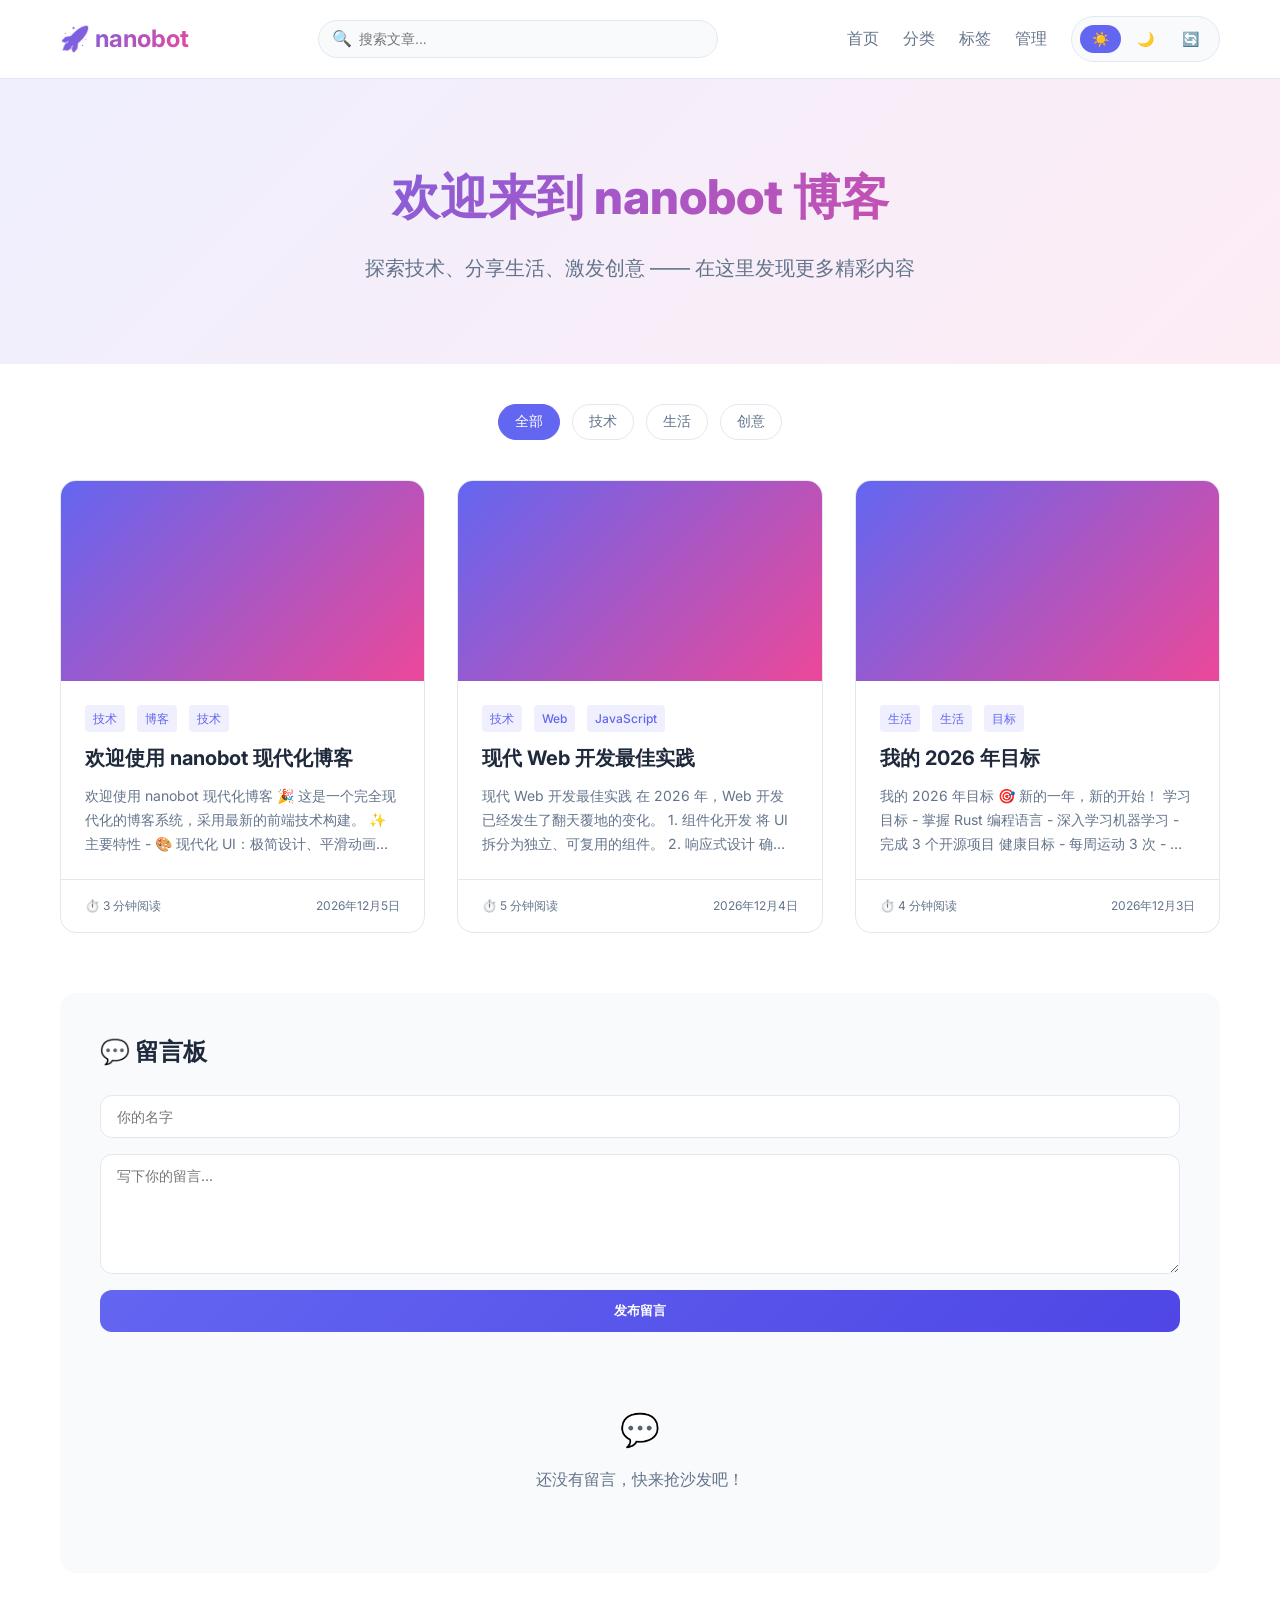
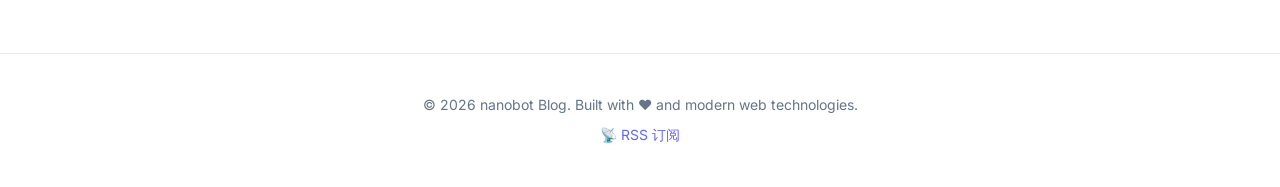
<file: index.html>
<!DOCTYPE html>
<html lang="zh-CN">
<head>
  <meta charset="UTF-8">
  <meta name="viewport" content="width=device-width, initial-scale=1.0">
  <meta name="description" content="nanobot 现代化博客 - 技术分享、生活感悟、创意灵感">
  <meta name="keywords" content="博客，技术，生活，创意，nanobot">
  <meta name="author" content="nanobot">
  
  <!-- Open Graph -->
  <meta property="og:title" content="nanobot Blog">
  <meta property="og:description" content="现代化博客系统 - 技术分享、生活感悟、创意灵感">
  <meta property="og:type" content="website">
  <meta property="og:url" content="https://wanghui-huang.github.io/blog-nanobot/">
  
  <title>nanobot Blog - 现代化博客</title>
  
  <!-- Favicon -->
  <link rel="icon" type="image/svg+xml" href="data:image/svg+xml,<svg xmlns='http://www.w3.org/2000/svg' viewBox='0 0 100 100'><text y='.9em' font-size='90'>🚀</text></svg>">
  
  <!-- Google Fonts -->
  <link rel="preconnect" href="https://fonts.googleapis.com">
  <link rel="preconnect" href="https://fonts.gstatic.com" crossorigin>
  <link href="https://fonts.googleapis.com/css2?family=Inter:wght@400;500;600;700;800&display=swap" rel="stylesheet">
  
  <!-- Styles -->
  <link rel="stylesheet" href="assets/css/style.css">
</head>
<body>
  <!-- Scroll Progress -->
  <div class="scroll-progress" id="scrollProgress"></div>
  
  <!-- Header -->
  <header class="header">
    <div class="container">
      <div class="header-content">
        <a href="/" class="logo">🚀 nanobot</a>
        
        <div class="search-container">
          <span class="search-icon">🔍</span>
          <input type="text" class="search-input" id="searchInput" placeholder="搜索文章...">
        </div>
        
        <nav class="nav">
          <a href="/" class="nav-link active">首页</a>
          <a href="#categories" class="nav-link">分类</a>
          <a href="#tags" class="nav-link">标签</a>
          <a href="admin.html" class="nav-link">管理</a>
          
          <div class="theme-toggle">
            <button class="theme-btn active" data-theme="light" title="浅色模式">☀️</button>
            <button class="theme-btn" data-theme="dark" title="深色模式">🌙</button>
            <button class="theme-btn" data-theme="auto" title="跟随系统">🔄</button>
          </div>
        </nav>
      </div>
    </div>
  </header>
  
  <!-- Hero Section -->
  <section class="hero">
    <div class="container">
      <h1>欢迎来到 nanobot 博客</h1>
      <p>探索技术、分享生活、激发创意 —— 在这里发现更多精彩内容</p>
    </div>
  </section>
  
  <!-- Main Content -->
  <main class="container">
    <!-- Filters -->
    <div class="filters" id="filters">
      <button class="filter-btn active" data-filter="all">全部</button>
      <button class="filter-btn" data-filter="tech">技术</button>
      <button class="filter-btn" data-filter="life">生活</button>
      <button class="filter-btn" data-filter="creative">创意</button>
    </div>
    
    <!-- Article Grid -->
    <div class="article-grid" id="articleGrid">
      <!-- Articles will be loaded dynamically -->
    </div>
    
    <!-- Comments Section -->
    <section class="comments-section">
      <h2 class="comments-title">💬 留言板</h2>
      
      <form class="comment-form" id="commentForm">
        <input type="text" class="comment-input" id="commentName" placeholder="你的名字" required>
        <textarea class="comment-textarea" id="commentText" placeholder="写下你的留言..." required></textarea>
        <button type="submit" class="btn-primary">发布留言</button>
      </form>
      
      <div class="comments-list" id="commentsList">
        <!-- Comments will be loaded dynamically -->
      </div>
    </section>
  </main>
  
  <!-- Footer -->
  <footer class="footer">
    <div class="container">
      <p>© 2026 nanobot Blog. Built with ❤️ and modern web technologies.</p>
      <p style="margin-top: 8px;">
        <a href="feed.xml" style="color: var(--primary); text-decoration: none;">📡 RSS 订阅</a>
      </p>
    </div>
  </footer>
  
  <!-- Scripts -->
  <script src="assets/js/main.js"></script>
</body>
</html>
</file>
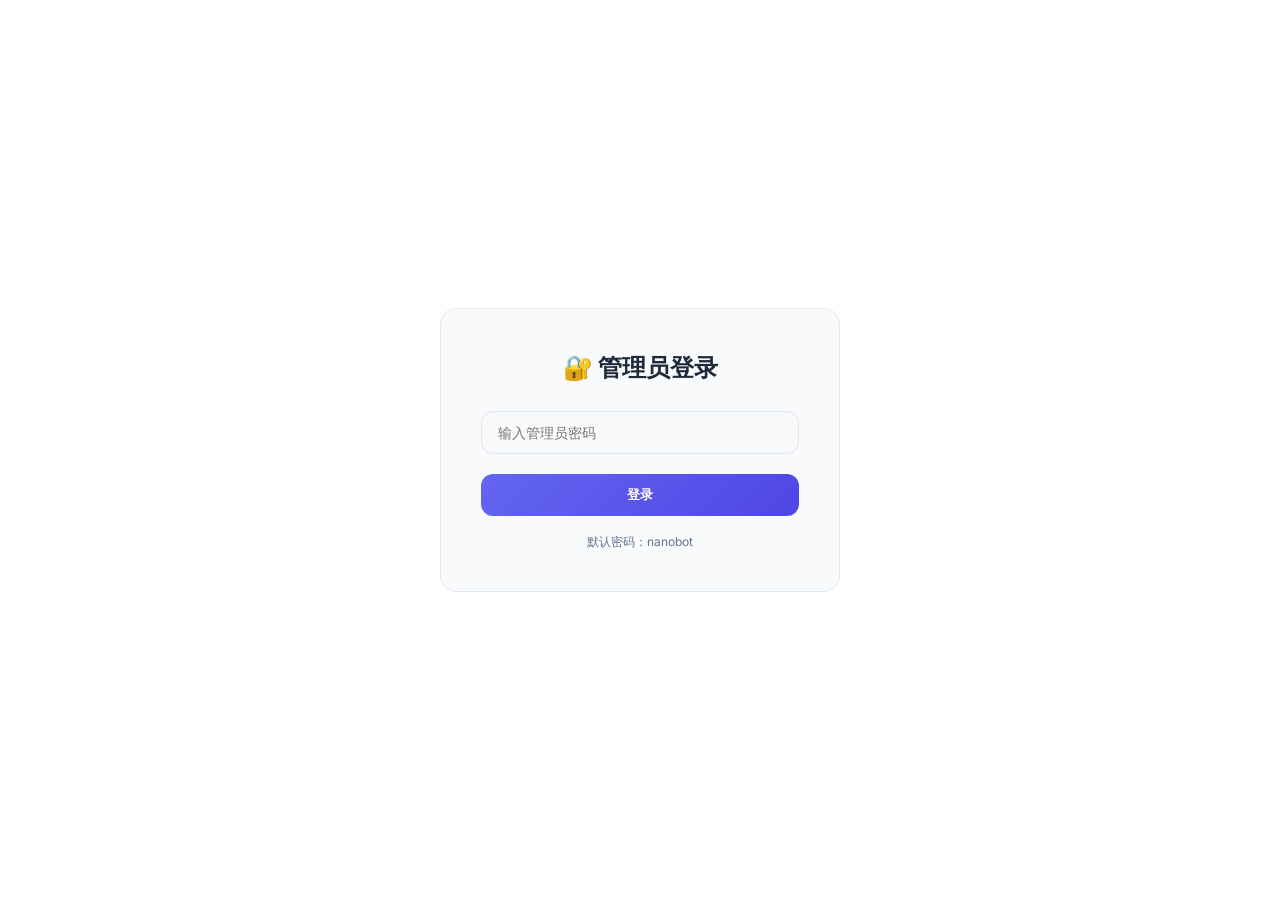
<file: admin.html>
<!DOCTYPE html>
<html lang="zh-CN">
<head>
  <meta charset="UTF-8">
  <meta name="viewport" content="width=device-width, initial-scale=1.0">
  <title>文章管理 - nanobot Blog</title>
  <link rel="preconnect" href="https://fonts.googleapis.com">
  <link rel="preconnect" href="https://fonts.gstatic.com" crossorigin>
  <link href="https://fonts.googleapis.com/css2?family=Inter:wght@400;500;600;700;800&display=swap" rel="stylesheet">
  <link rel="stylesheet" href="assets/css/style.css">
  <style>
    .admin-container {
      max-width: 900px;
      margin: 40px auto;
      padding: 0 20px;
    }
    
    .admin-header {
      display: flex;
      justify-content: space-between;
      align-items: center;
      margin-bottom: 32px;
    }
    
    .admin-title {
      font-size: 2rem;
      font-weight: 700;
    }
    
    .btn-secondary {
      padding: 10px 20px;
      background: var(--bg);
      color: var(--text);
      border: 1px solid var(--border);
      border-radius: var(--radius);
      cursor: pointer;
      font-weight: 500;
      transition: var(--transition);
      text-decoration: none;
      display: inline-block;
    }
    
    .btn-secondary:hover {
      background: var(--bg-secondary);
    }
    
    .article-list {
      display: flex;
      flex-direction: column;
      gap: 16px;
    }
    
    .article-item {
      display: flex;
      justify-content: space-between;
      align-items: center;
      padding: 20px;
      background: var(--bg);
      border: 1px solid var(--border);
      border-radius: var(--radius);
      transition: var(--transition);
    }
    
    .article-item:hover {
      box-shadow: var(--shadow);
    }
    
    .article-info {
      flex: 1;
    }
    
    .article-item-title {
      font-weight: 600;
      margin-bottom: 4px;
    }
    
    .article-item-meta {
      font-size: 0.75rem;
      color: var(--text-secondary);
    }
    
    .article-actions {
      display: flex;
      gap: 8px;
    }
    
    .btn-icon {
      padding: 8px;
      background: var(--bg-secondary);
      border: 1px solid var(--border);
      border-radius: var(--radius);
      cursor: pointer;
      transition: var(--transition);
    }
    
    .btn-icon:hover {
      background: var(--primary);
      color: white;
      border-color: var(--primary);
    }
    
    .btn-icon.delete:hover {
      background: #ef4444;
      border-color: #ef4444;
    }
    
    /* Modal */
    .modal-overlay {
      position: fixed;
      top: 0;
      left: 0;
      right: 0;
      bottom: 0;
      background: rgba(0, 0, 0, 0.5);
      display: flex;
      align-items: center;
      justify-content: center;
      z-index: 1000;
      opacity: 0;
      visibility: hidden;
      transition: var(--transition);
    }
    
    .modal-overlay.active {
      opacity: 1;
      visibility: visible;
    }
    
    .modal {
      background: var(--bg);
      border-radius: var(--radius-lg);
      width: 90%;
      max-width: 700px;
      max-height: 90vh;
      overflow-y: auto;
      transform: scale(0.9);
      transition: var(--transition);
    }
    
    .modal-overlay.active .modal {
      transform: scale(1);
    }
    
    .modal-header {
      padding: 24px;
      border-bottom: 1px solid var(--border);
      display: flex;
      justify-content: space-between;
      align-items: center;
    }
    
    .modal-title {
      font-size: 1.5rem;
      font-weight: 700;
    }
    
    .modal-close {
      background: none;
      border: none;
      font-size: 1.5rem;
      cursor: pointer;
      color: var(--text-secondary);
      transition: var(--transition);
    }
    
    .modal-close:hover {
      color: var(--text);
    }
    
    .modal-body {
      padding: 24px;
    }
    
    .form-group {
      margin-bottom: 20px;
    }
    
    .form-label {
      display: block;
      margin-bottom: 8px;
      font-weight: 500;
      color: var(--text);
    }
    
    .form-input,
    .form-select,
    .form-textarea {
      width: 100%;
      padding: 12px 16px;
      border: 1px solid var(--border);
      border-radius: var(--radius);
      background: var(--bg-secondary);
      color: var(--text);
      font-family: inherit;
      font-size: 0.875rem;
      transition: var(--transition);
    }
    
    .form-input:focus,
    .form-select:focus,
    .form-textarea:focus {
      outline: none;
      border-color: var(--primary);
      box-shadow: 0 0 0 3px rgba(99, 102, 241, 0.1);
    }
    
    .form-textarea {
      min-height: 300px;
      font-family: 'Monaco', 'Consolas', monospace;
      font-size: 0.875rem;
      line-height: 1.6;
    }
    
    .form-help {
      font-size: 0.75rem;
      color: var(--text-secondary);
      margin-top: 4px;
    }
    
    .form-row {
      display: grid;
      grid-template-columns: 1fr 1fr;
      gap: 16px;
    }
    
    .login-overlay {
      position: fixed;
      top: 0;
      left: 0;
      right: 0;
      bottom: 0;
      background: var(--bg);
      display: flex;
      align-items: center;
      justify-content: center;
      z-index: 2000;
    }
    
    .login-box {
      background: var(--bg-secondary);
      padding: 40px;
      border-radius: var(--radius-lg);
      border: 1px solid var(--border);
      width: 100%;
      max-width: 400px;
      text-align: center;
    }
    
    .login-title {
      font-size: 1.5rem;
      font-weight: 700;
      margin-bottom: 24px;
    }
    
    .empty-state {
      text-align: center;
      padding: 60px 20px;
      color: var(--text-secondary);
    }
    
    .empty-state-icon {
      font-size: 4rem;
      margin-bottom: 16px;
    }
    
    @media (max-width: 768px) {
      .form-row {
        grid-template-columns: 1fr;
      }
      
      .article-item {
        flex-direction: column;
        gap: 16px;
        align-items: flex-start;
      }
      
      .article-actions {
        width: 100%;
        justify-content: flex-end;
      }
    }
  </style>
</head>
<body>
  <!-- Login Overlay -->
  <div class="login-overlay" id="loginOverlay">
    <div class="login-box">
      <h2 class="login-title">🔐 管理员登录</h2>
      <form id="loginForm">
        <div class="form-group">
          <input type="password" class="form-input" id="adminPassword" placeholder="输入管理员密码" required>
        </div>
        <button type="submit" class="btn-primary" style="width: 100%;">登录</button>
        <p class="form-help" style="margin-top: 16px;">默认密码：nanobot</p>
      </form>
    </div>
  </div>
  
  <!-- Admin Content -->
  <div class="admin-container" id="adminContent" style="display: none;">
    <div class="admin-header">
      <h1 class="admin-title">📝 文章管理</h1>
      <div style="display: flex; gap: 12px;">
        <a href="index.html" class="btn-secondary">← 返回首页</a>
        <button class="btn-primary" id="newArticleBtn">+ 新建文章</button>
      </div>
    </div>
    
    <div class="article-list" id="articleList">
      <!-- Articles will be loaded dynamically -->
    </div>
    
    <div class="empty-state" id="emptyState" style="display: none;">
      <div class="empty-state-icon">📄</div>
      <h3>暂无文章</h3>
      <p>点击右上角"新建文章"开始创作</p>
    </div>
  </div>
  
  <!-- Article Modal -->
  <div class="modal-overlay" id="articleModal">
    <div class="modal">
      <div class="modal-header">
        <h2 class="modal-title" id="modalTitle">新建文章</h2>
        <button class="modal-close" id="modalClose">&times;</button>
      </div>
      <div class="modal-body">
        <form id="articleForm">
          <input type="hidden" id="articleId">
          
          <div class="form-group">
            <label class="form-label">标题</label>
            <input type="text" class="form-input" id="articleTitle" required>
          </div>
          
          <div class="form-row">
            <div class="form-group">
              <label class="form-label">分类</label>
              <select class="form-select" id="articleCategory" required>
                <option value="tech">技术</option>
                <option value="life">生活</option>
                <option value="creative">创意</option>
              </select>
            </div>
            <div class="form-group">
              <label class="form-label">封面图 URL</label>
              <input type="text" class="form-input" id="articleCover" placeholder="https://...">
              <p class="form-help">留空使用默认渐变背景</p>
            </div>
          </div>
          
          <div class="form-group">
            <label class="form-label">标签（逗号分隔）</label>
            <input type="text" class="form-input" id="articleTags" placeholder="JavaScript, Web, 教程">
          </div>
          
          <div class="form-group">
            <label class="form-label">内容（Markdown 格式）</label>
            <textarea class="form-textarea" id="articleContent" required></textarea>
            <p class="form-help">支持 Markdown 语法，包括标题、列表、代码块等</p>
          </div>
          
          <div style="display: flex; gap: 12px; justify-content: flex-end;">
            <button type="button" class="btn-secondary" id="cancelBtn">取消</button>
            <button type="submit" class="btn-primary">保存文章</button>
          </div>
        </form>
      </div>
    </div>
  </div>
  
  <script>
    // Simple admin script
    const ADMIN_PASSWORD = 'nanobot';
    
    // Check login
    function checkLogin() {
      const isLoggedIn = localStorage.getItem('adminLoggedIn');
      if (isLoggedIn === 'true') {
        document.getElementById('loginOverlay').style.display = 'none';
        document.getElementById('adminContent').style.display = 'block';
        loadArticles();
      }
    }
    
    // Login form
    document.getElementById('loginForm').addEventListener('submit', function(e) {
      e.preventDefault();
      const password = document.getElementById('adminPassword').value;
      if (password === ADMIN_PASSWORD) {
        localStorage.setItem('adminLoggedIn', 'true');
        checkLogin();
      } else {
        alert('密码错误！');
      }
    });
    
    // Load articles
    function loadArticles() {
      const articles = JSON.parse(localStorage.getItem('articles') || '[]');
      const articleList = document.getElementById('articleList');
      const emptyState = document.getElementById('emptyState');
      
      if (articles.length === 0) {
        articleList.style.display = 'none';
        emptyState.style.display = 'block';
        return;
      }
      
      articleList.style.display = 'flex';
      emptyState.style.display = 'none';
      
      articleList.innerHTML = articles.map((article, index) => `
        <div class="article-item">
          <div class="article-info">
            <div class="article-item-title">${article.title}</div>
            <div class="article-item-meta">
              ${article.category} • ${article.tags || '无标签'} • ${new Date(article.date).toLocaleDateString('zh-CN')}
            </div>
          </div>
          <div class="article-actions">
            <button class="btn-icon" onclick="editArticle(${index})" title="编辑">✏️</button>
            <button class="btn-icon delete" onclick="deleteArticle(${index})" title="删除">🗑️</button>
          </div>
        </div>
      `).join('');
    }
    
    // Edit article
    function editArticle(index) {
      const articles = JSON.parse(localStorage.getItem('articles') || '[]');
      const article = articles[index];
      
      document.getElementById('articleId').value = index;
      document.getElementById('articleTitle').value = article.title;
      document.getElementById('articleCategory').value = article.category;
      document.getElementById('articleCover').value = article.cover || '';
      document.getElementById('articleTags').value = article.tags || '';
      document.getElementById('articleContent').value = article.content;
      document.getElementById('modalTitle').textContent = '编辑文章';
      
      document.getElementById('articleModal').classList.add('active');
    }
    
    // Delete article
    function deleteArticle(index) {
      if (confirm('确定要删除这篇文章吗？')) {
        const articles = JSON.parse(localStorage.getItem('articles') || '[]');
        articles.splice(index, 1);
        localStorage.setItem('articles', JSON.stringify(articles));
        loadArticles();
      }
    }
    
    // Modal controls
    document.getElementById('newArticleBtn').addEventListener('click', function() {
      document.getElementById('articleForm').reset();
      document.getElementById('articleId').value = '';
      document.getElementById('modalTitle').textContent = '新建文章';
      document.getElementById('articleModal').classList.add('active');
    });
    
    document.getElementById('modalClose').addEventListener('click', function() {
      document.getElementById('articleModal').classList.remove('active');
    });
    
    document.getElementById('cancelBtn').addEventListener('click', function() {
      document.getElementById('articleModal').classList.remove('active');
    });
    
    // Save article
    document.getElementById('articleForm').addEventListener('submit', function(e) {
      e.preventDefault();
      
      const id = document.getElementById('articleId').value;
      const article = {
        title: document.getElementById('articleTitle').value,
        category: document.getElementById('articleCategory').value,
        cover: document.getElementById('articleCover').value,
        tags: document.getElementById('articleTags').value,
        content: document.getElementById('articleContent').value,
        date: new Date().toISOString()
      };
      
      let articles = JSON.parse(localStorage.getItem('articles') || '[]');
      
      if (id) {
        articles[id] = article;
      } else {
        articles.unshift(article);
      }
      
      localStorage.setItem('articles', JSON.stringify(articles));
      document.getElementById('articleModal').classList.remove('active');
      loadArticles();
      
      alert('文章已保存！');
    });
    
    // Initialize
    checkLogin();
  </script>
</body>
</html>
</file>
<file: assets/css/style.css>
/* ====== CSS Variables & Theme ====== */
:root {
  --primary: #6366f1;
  --primary-dark: #4f46e5;
  --secondary: #ec4899;
  --accent: #14b8a6;
  --bg: #ffffff;
  --bg-secondary: #f8fafc;
  --text: #1e293b;
  --text-secondary: #64748b;
  --border: #e2e8f0;
  --shadow: 0 4px 6px -1px rgb(0 0 0 / 0.1), 0 2px 4px -2px rgb(0 0 0 / 0.1);
  --shadow-lg: 0 20px 25px -5px rgb(0 0 0 / 0.1), 0 8px 10px -6px rgb(0 0 0 / 0.1);
  --radius: 12px;
  --radius-lg: 16px;
  --transition: all 0.3s cubic-bezier(0.4, 0, 0.2, 1);
}

[data-theme="dark"] {
  --bg: #0f172a;
  --bg-secondary: #1e293b;
  --text: #f1f5f9;
  --text-secondary: #94a3b8;
  --border: #334155;
  --shadow: 0 4px 6px -1px rgb(0 0 0 / 0.3);
  --shadow-lg: 0 20px 25px -5px rgb(0 0 0 / 0.4);
}

[data-theme="auto"] {
  /* 自动跟随系统 */
}

/* ====== Base Styles ====== */
* {
  margin: 0;
  padding: 0;
  box-sizing: border-box;
}

body {
  font-family: 'Inter', -apple-system, BlinkMacSystemFont, 'Segoe UI', Roboto, sans-serif;
  background: var(--bg);
  color: var(--text);
  line-height: 1.6;
  transition: var(--transition);
}

.container {
  max-width: 1200px;
  margin: 0 auto;
  padding: 0 20px;
}

/* ====== Header ====== */
.header {
  background: var(--bg);
  border-bottom: 1px solid var(--border);
  position: sticky;
  top: 0;
  z-index: 100;
  backdrop-filter: blur(10px);
  background: rgba(255, 255, 255, 0.8);
}

[data-theme="dark"] .header {
  background: rgba(15, 23, 42, 0.8);
}

.header-content {
  display: flex;
  justify-content: space-between;
  align-items: center;
  padding: 16px 0;
}

.logo {
  font-size: 1.5rem;
  font-weight: 700;
  background: linear-gradient(135deg, var(--primary), var(--secondary));
  -webkit-background-clip: text;
  -webkit-text-fill-color: transparent;
  background-clip: text;
  text-decoration: none;
}

.nav {
  display: flex;
  gap: 24px;
  align-items: center;
}

.nav-link {
  color: var(--text-secondary);
  text-decoration: none;
  font-weight: 500;
  transition: var(--transition);
  position: relative;
}

.nav-link:hover {
  color: var(--primary);
}

.nav-link::after {
  content: '';
  position: absolute;
  bottom: -4px;
  left: 0;
  width: 0;
  height: 2px;
  background: var(--primary);
  transition: var(--transition);
}

.nav-link:hover::after {
  width: 100%;
}

/* ====== Theme Toggle ====== */
.theme-toggle {
  background: var(--bg-secondary);
  border: 1px solid var(--border);
  border-radius: 99px;
  padding: 8px;
  cursor: pointer;
  display: flex;
  gap: 4px;
  transition: var(--transition);
}

.theme-btn {
  padding: 6px 12px;
  border-radius: 99px;
  border: none;
  background: transparent;
  color: var(--text-secondary);
  cursor: pointer;
  font-size: 0.875rem;
  transition: var(--transition);
}

.theme-btn.active {
  background: var(--primary);
  color: white;
}

/* ====== Search ====== */
.search-container {
  position: relative;
  flex: 1;
  max-width: 400px;
  margin: 0 20px;
}

.search-input {
  width: 100%;
  padding: 10px 16px 10px 40px;
  border: 1px solid var(--border);
  border-radius: 99px;
  background: var(--bg-secondary);
  color: var(--text);
  font-size: 0.875rem;
  transition: var(--transition);
}

.search-input:focus {
  outline: none;
  border-color: var(--primary);
  box-shadow: 0 0 0 3px rgba(99, 102, 241, 0.1);
}

.search-icon {
  position: absolute;
  left: 14px;
  top: 50%;
  transform: translateY(-50%);
  color: var(--text-secondary);
}

/* ====== Hero Section ====== */
.hero {
  padding: 80px 0;
  text-align: center;
  background: linear-gradient(135deg, rgba(99, 102, 241, 0.1), rgba(236, 72, 153, 0.1));
}

.hero h1 {
  font-size: 3rem;
  font-weight: 800;
  margin-bottom: 16px;
  background: linear-gradient(135deg, var(--primary), var(--secondary));
  -webkit-background-clip: text;
  -webkit-text-fill-color: transparent;
  background-clip: text;
}

.hero p {
  font-size: 1.25rem;
  color: var(--text-secondary);
  max-width: 600px;
  margin: 0 auto;
}

/* ====== Filters ====== */
.filters {
  display: flex;
  gap: 12px;
  flex-wrap: wrap;
  margin: 40px 0;
  justify-content: center;
}

.filter-btn {
  padding: 8px 16px;
  border: 1px solid var(--border);
  border-radius: 99px;
  background: var(--bg);
  color: var(--text-secondary);
  cursor: pointer;
  font-size: 0.875rem;
  transition: var(--transition);
}

.filter-btn:hover,
.filter-btn.active {
  background: var(--primary);
  color: white;
  border-color: var(--primary);
}

/* ====== Article Grid ====== */
.article-grid {
  display: grid;
  grid-template-columns: repeat(auto-fill, minmax(340px, 1fr));
  gap: 32px;
  margin: 40px 0;
}

.article-card {
  background: var(--bg);
  border: 1px solid var(--border);
  border-radius: var(--radius-lg);
  overflow: hidden;
  transition: var(--transition);
  cursor: pointer;
}

.article-card:hover {
  transform: translateY(-4px);
  box-shadow: var(--shadow-lg);
}

.article-cover {
  width: 100%;
  height: 200px;
  object-fit: cover;
  background: linear-gradient(135deg, var(--primary), var(--secondary));
}

.article-content {
  padding: 24px;
}

.article-meta {
  display: flex;
  gap: 12px;
  margin-bottom: 12px;
  font-size: 0.75rem;
  color: var(--text-secondary);
}

.tag {
  background: rgba(99, 102, 241, 0.1);
  color: var(--primary);
  padding: 4px 8px;
  border-radius: 4px;
  font-weight: 500;
}

.article-title {
  font-size: 1.25rem;
  font-weight: 700;
  margin-bottom: 12px;
  color: var(--text);
  line-height: 1.4;
}

.article-excerpt {
  color: var(--text-secondary);
  font-size: 0.875rem;
  line-height: 1.7;
  display: -webkit-box;
  -webkit-line-clamp: 3;
  -webkit-box-orient: vertical;
  overflow: hidden;
}

.article-footer {
  padding: 16px 24px;
  border-top: 1px solid var(--border);
  display: flex;
  justify-content: space-between;
  align-items: center;
  font-size: 0.75rem;
  color: var(--text-secondary);
}

.read-time {
  display: flex;
  align-items: center;
  gap: 4px;
}

/* ====== Comments ====== */
.comments-section {
  margin-top: 60px;
  padding: 40px;
  background: var(--bg-secondary);
  border-radius: var(--radius-lg);
}

.comments-title {
  font-size: 1.5rem;
  font-weight: 700;
  margin-bottom: 24px;
}

.comment-form {
  display: flex;
  flex-direction: column;
  gap: 16px;
  margin-bottom: 32px;
}

.comment-input,
.comment-textarea {
  padding: 12px 16px;
  border: 1px solid var(--border);
  border-radius: var(--radius);
  background: var(--bg);
  color: var(--text);
  font-family: inherit;
  font-size: 0.875rem;
  transition: var(--transition);
}

.comment-input:focus,
.comment-textarea:focus {
  outline: none;
  border-color: var(--primary);
  box-shadow: 0 0 0 3px rgba(99, 102, 241, 0.1);
}

.comment-textarea {
  min-height: 120px;
  resize: vertical;
}

.btn-primary {
  padding: 12px 24px;
  background: linear-gradient(135deg, var(--primary), var(--primary-dark));
  color: white;
  border: none;
  border-radius: var(--radius);
  font-weight: 600;
  cursor: pointer;
  transition: var(--transition);
}

.btn-primary:hover {
  transform: translateY(-2px);
  box-shadow: 0 4px 12px rgba(99, 102, 241, 0.4);
}

.comments-list {
  display: flex;
  flex-direction: column;
  gap: 20px;
}

.comment-item {
  padding: 20px;
  background: var(--bg);
  border-radius: var(--radius);
  border: 1px solid var(--border);
}

.comment-header {
  display: flex;
  justify-content: space-between;
  align-items: center;
  margin-bottom: 12px;
}

.comment-author {
  font-weight: 600;
  color: var(--text);
}

.comment-date {
  font-size: 0.75rem;
  color: var(--text-secondary);
}

.comment-text {
  color: var(--text-secondary);
  line-height: 1.6;
}

/* ====== Footer ====== */
.footer {
  margin-top: 80px;
  padding: 40px 0;
  border-top: 1px solid var(--border);
  text-align: center;
  color: var(--text-secondary);
  font-size: 0.875rem;
}

/* ====== Responsive ====== */
@media (max-width: 768px) {
  .hero h1 {
    font-size: 2rem;
  }
  
  .nav {
    gap: 16px;
  }
  
  .search-container {
    display: none;
  }
  
  .article-grid {
    grid-template-columns: 1fr;
  }
  
  .header-content {
    flex-wrap: wrap;
    gap: 16px;
  }
}

/* ====== Animations ====== */
@keyframes fadeIn {
  from {
    opacity: 0;
    transform: translateY(20px);
  }
  to {
    opacity: 1;
    transform: translateY(0);
  }
}

.article-card {
  animation: fadeIn 0.6s ease-out;
}

.article-card:nth-child(2) {
  animation-delay: 0.1s;
}

.article-card:nth-child(3) {
  animation-delay: 0.2s;
}

/* ====== Scroll Progress ====== */
.scroll-progress {
  position: fixed;
  top: 0;
  left: 0;
  height: 3px;
  background: linear-gradient(90deg, var(--primary), var(--secondary));
  z-index: 999;
  transition: width 0.1s;
}
</file>
